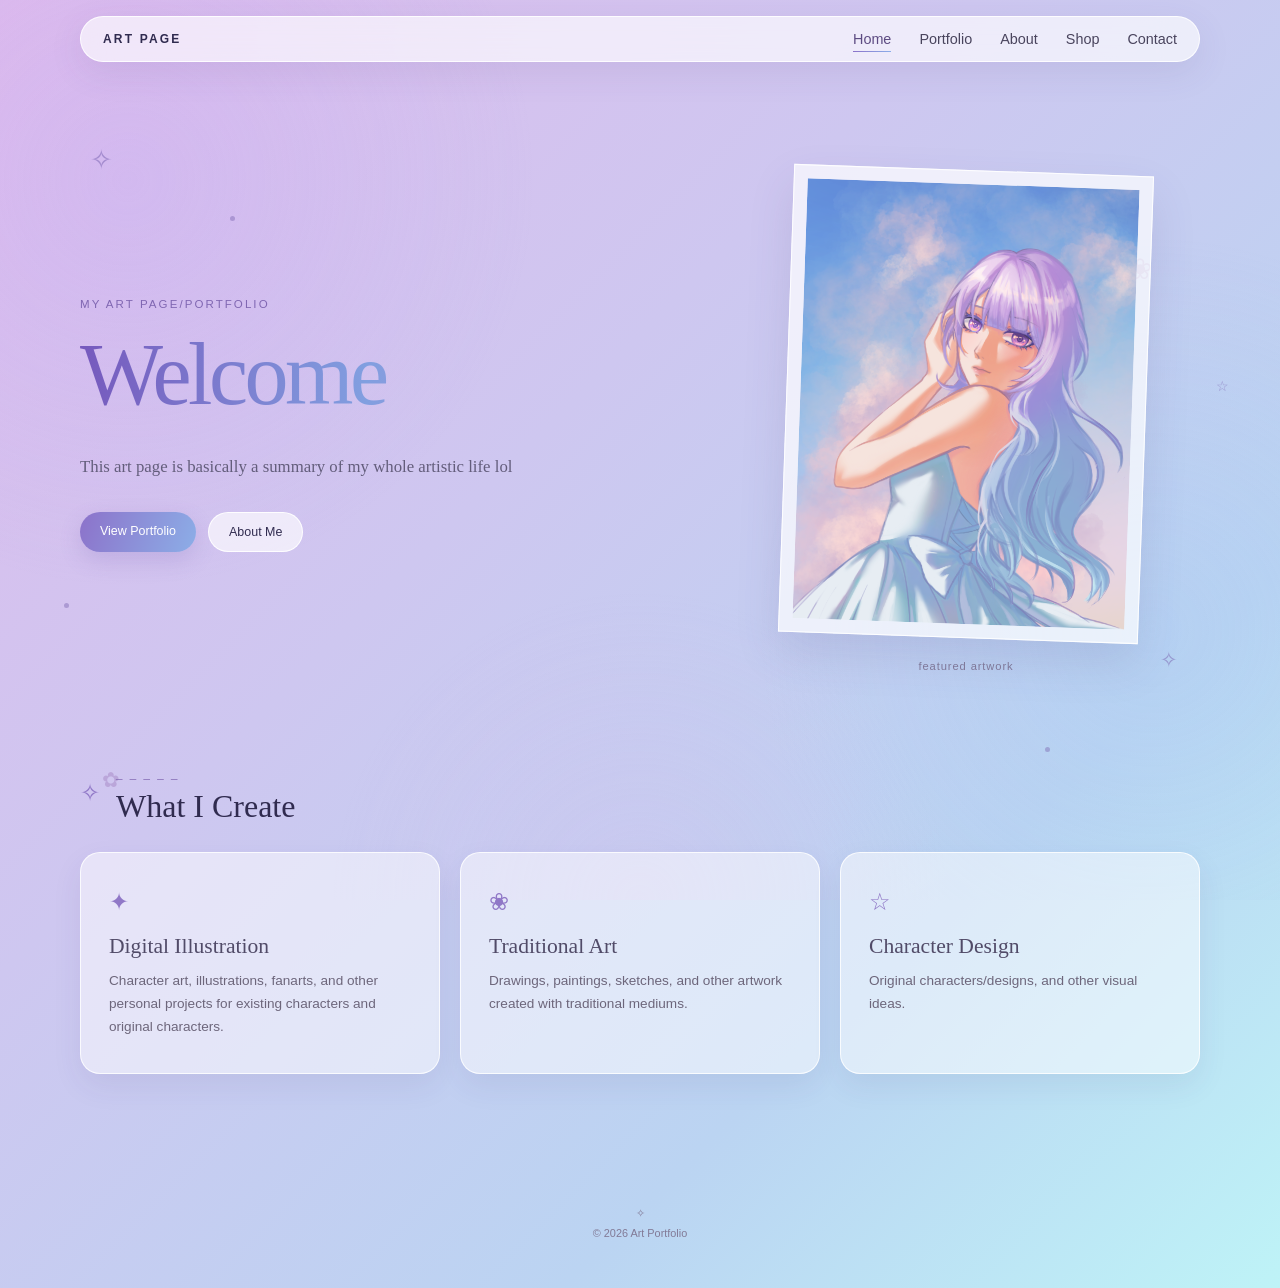
<file: index.html>
<!DOCTYPE html>
<html lang="en">

<head>
    <meta charset="UTF-8">
    <meta name="viewport" content="width=device-width, initial-scale=1.0">

    <meta name="description" content="Art Portfolio">

    <title>Art Page</title>

    <link rel="stylesheet" href="style.css">
</head>

<body>

    <!-- Decorative background -->
    <div class="background-decoration" aria-hidden="true">
        <span class="decor-star star-1">✧</span>
        <span class="decor-star star-2">✧</span>
        <span class="decor-star star-3">☆</span>

        <span class="decor-flower flower-1">❀</span>
        <span class="decor-flower flower-2">✿</span>

        <span class="decor-dot dot-1"></span>
        <span class="decor-dot dot-2"></span>
        <span class="decor-dot dot-3"></span>
    </div>


    <!-- =========================
         NAVIGATION
         ========================= -->

    <header class="navbar">

        <a href="index.html" class="logo">
            ART PAGE
        </a>

        <button
            class="menu-toggle"
            aria-label="Open navigation menu"
            aria-expanded="false"
        >
            ☰
        </button>

        <nav class="nav-links">

            <a href="index.html" class="active">
                Home
            </a>

            <a href="portfolio.html">
                Portfolio
            </a>

            <a href="about.html">
                About
            </a>

            <a href="shop.html">
                Shop
            </a>

            <a href="contact.html">
                Contact
            </a>

        </nav>

    </header>


    <!-- =========================
         HOME
         ========================= -->

    <main>

        <section class="home">

            <div class="home-text">

                <p class="eyebrow">
                    MY ART PAGE/PORTFOLIO
                </p>

                <h1>
                  
                    <span>Welcome</span>
                </h1>

                <p class="home-description">
                    This art page is basically a summary of my whole artistic life lol
                </p>

                <div class="home-buttons">

                    <a href="portfolio.html" class="button primary-button">
                        View Portfolio
                    </a>

                    <a href="about.html" class="button secondary-button">
                        About Me
                    </a>

                </div>

            </div>


            <!-- Decorative artwork frame -->

            <div class="home-art">

                <div class="art-frame">

                    <div class="art-placeholder">
                         <img
            src="images/purple blue hair girl.PNG">
                    </div>

                </div>

                <p class="art-caption">
                    featured artwork
                </p>

            </div>

        </section>


        <!-- =========================
             ========================= -->
<section class="what-i-create">

    <div class="small-heading">

        <span>✧</span>

        <div>
            <p class="eyebrow">
                _ _ _ _ _
            </p>

            <h2>
                What I Create
            </h2>
        </div>

    </div>


    <div class="create-grid">

        <div class="create-card">
            <span class="create-symbol">✦</span>

            <h3>
                Digital Illustration
            </h3>

            <p>
                Character art, illustrations, fanarts, and other personal projects for existing characters and original characters.
            </p>
        </div>


        <div class="create-card">
            <span class="create-symbol">❀</span>

            <h3>
                Traditional Art
            </h3>

            <p>
                Drawings, paintings, sketches, and other artwork created with traditional mediums.
            </p>
        </div>


        <div class="create-card">
            <span class="create-symbol">☆</span>

            <h3>
                Character Design
            </h3>

            <p>
                Original characters/designs, and other visual ideas. 
            </p>
        </div>

    </div>

</section>

    </main>


    <!-- =========================
         FOOTER
         ========================= -->

    <footer>

        <p>
          ✧
        </p>

        <p>
            © 2026 Art Portfolio
        </p>

    </footer>


    <script src="script.js"></script>

</body>

</html>
</file>
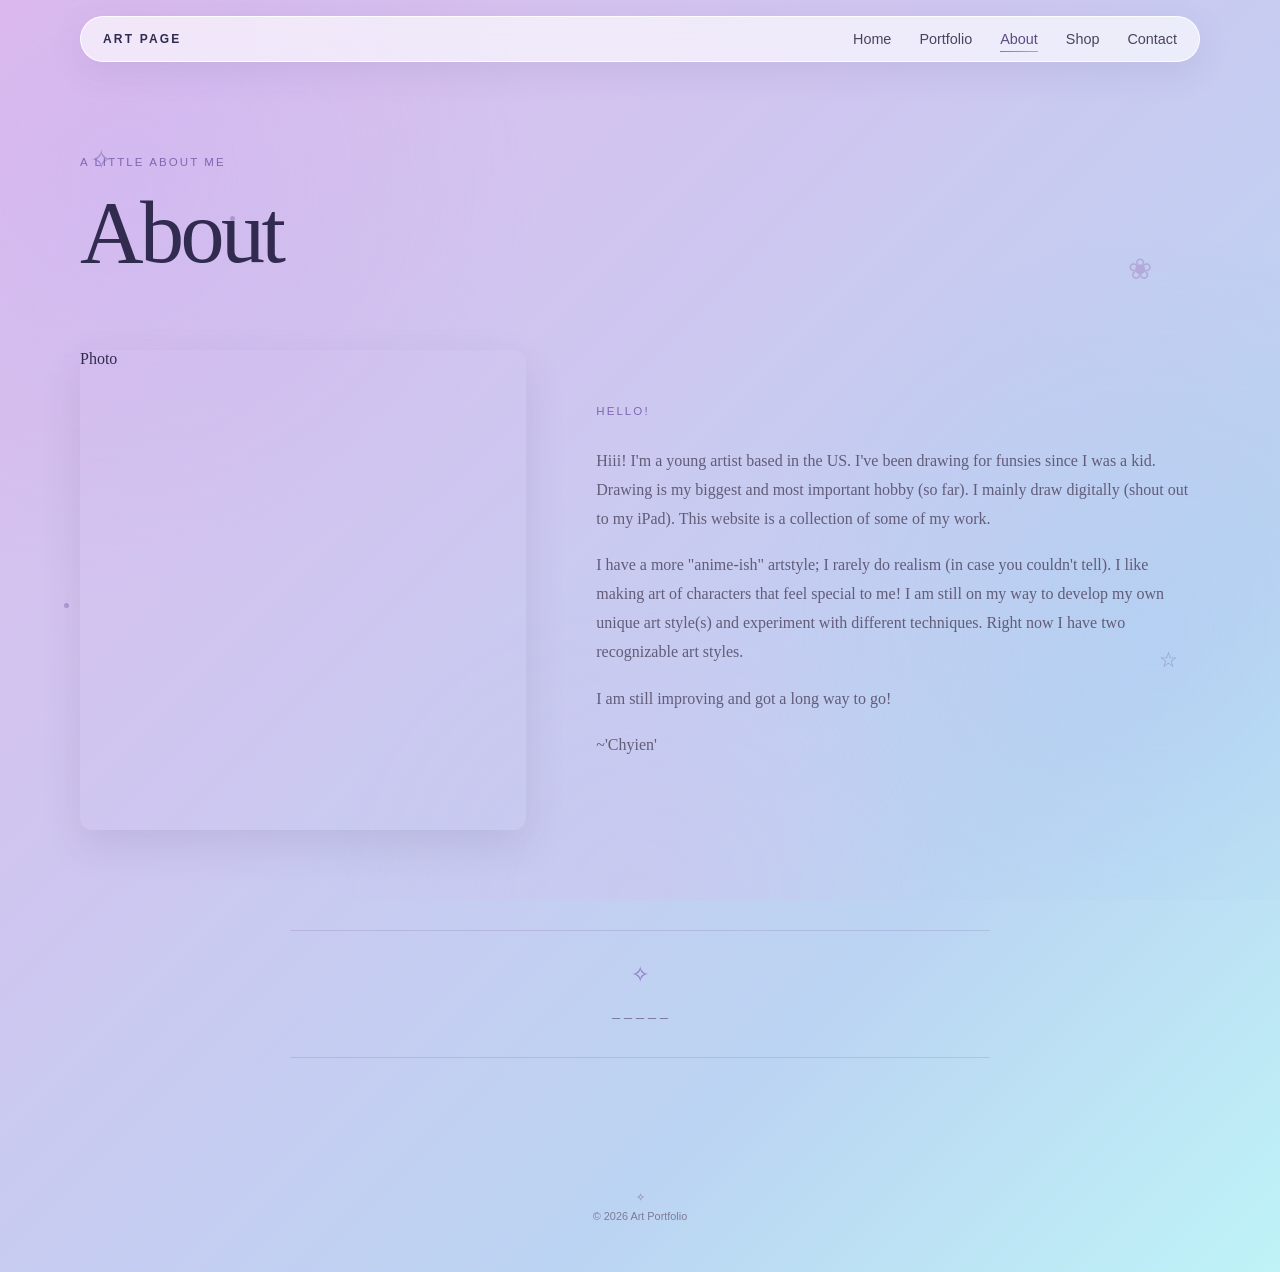
<file: about.html>
<!DOCTYPE html>
<html lang="en">

<head>

    <meta charset="UTF-8">
    <meta name="viewport" content="width=device-width, initial-scale=1.0">

    <meta name="description" content="About the artist">

    <title>About | Art Portfolio</title>

    <link rel="stylesheet" href="style.css">

</head>


<body>

    <div class="background-decoration" aria-hidden="true">

        <span class="decor-star star-1">✧</span>
        <span class="decor-star star-2">☆</span>

        <span class="decor-flower flower-1">❀</span>

        <span class="decor-dot dot-1"></span>
        <span class="decor-dot dot-2"></span>

    </div>


    <!-- NAVIGATION -->

    <header class="navbar">

        <a href="index.html" class="logo">
            ART PAGE
        </a>

        <button
            class="menu-toggle"
            aria-label="Open navigation menu"
            aria-expanded="false"
        >
            ☰
        </button>

        <nav class="nav-links">

            <a href="index.html">Home</a>

            <a href="portfolio.html">Portfolio</a>

            <a href="about.html" class="active">
                About
            </a>

            <a href="shop.html">Shop</a>

            <a href="contact.html">Contact</a>

        </nav>

    </header>


    <!-- ABOUT -->

    <main class="inner-page">

        <header class="page-heading">

            <p class="eyebrow">
                A LITTLE ABOUT ME
            </p>

            <h1>
                About
            </h1>

        </header>


        <section class="about-content">

            <div class="about-image">

                <div class="placeholder-art">
                    <span>Photo</span>
                </div>

            </div>


            <div class="about-text">

                <p class="eyebrow">
                    HELLO!
                </p>

                <h2>
                   
                </h2>

                <p>
                    Hiii! I'm a young artist based in the US. I've been drawing for funsies since I was a kid. 
                    Drawing is my biggest and most important hobby (so far). I mainly draw digitally (shout out to my iPad). 
                    This website is a collection of some of my work. 
                </p>

                <p>
                    I have a more "anime-ish" artstyle; I rarely do realism (in case you couldn't tell). I like making art of characters that feel special to me! 
                    I am still on my way to develop my own unique art style(s) and experiment with different techniques. Right now I have two recognizable art styles.
                </p>

                <p>
                    I am still improving and got a long way to go!
                </p>

                <p>
                    ~'Chyien'
                </p>

            </div>

        </section>


        <section class="about-note">

            <span>✧</span>

            <p>
                _ _ _ _ _ 
            </p>

        </section>

    </main>


    <footer>

        <p>✧</p>

        <p>© 2026 Art Portfolio</p>

    </footer>


    <script src="script.js"></script>

</body>

</html>
</file>
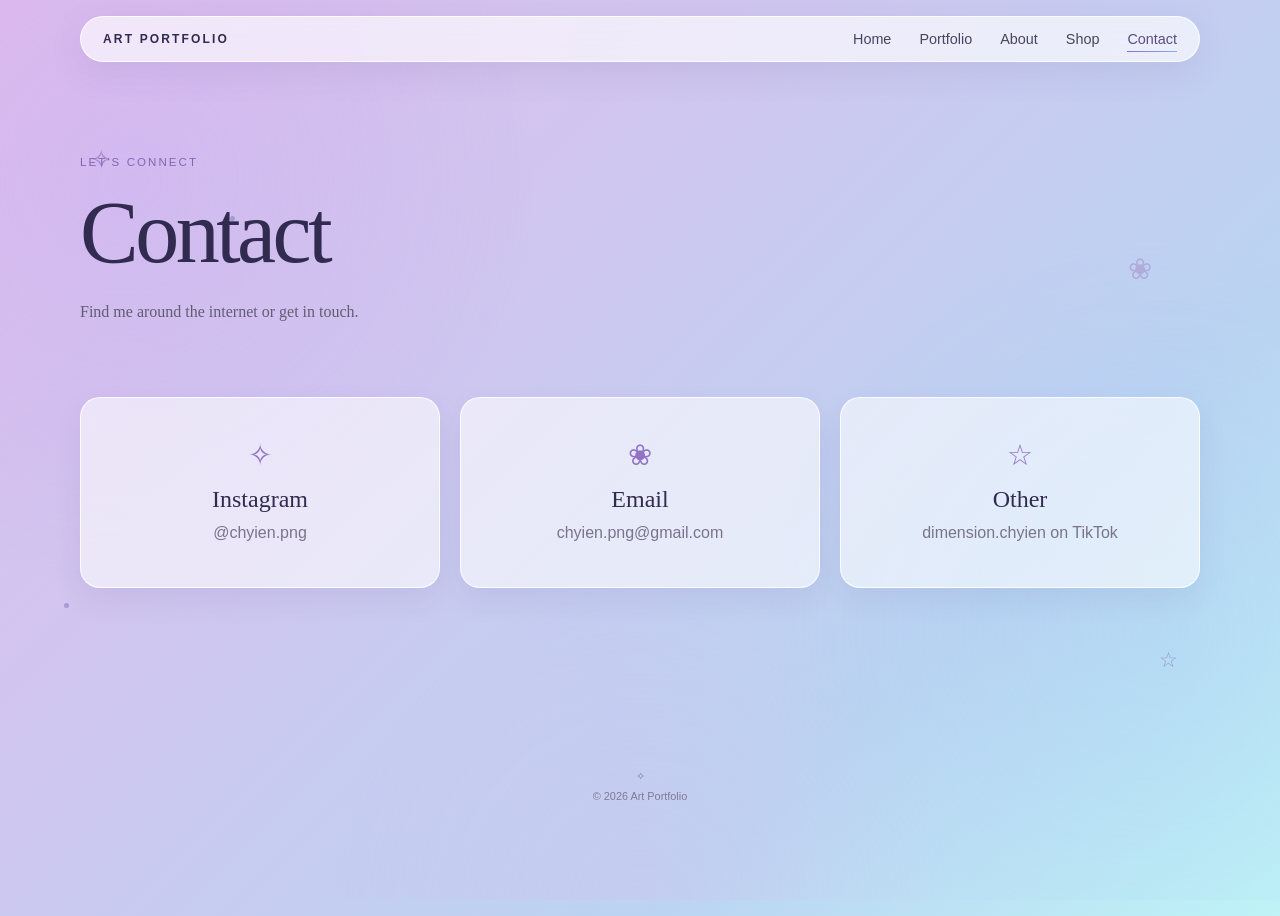
<file: contact.html>
<!DOCTYPE html>
<html lang="en">

<head>

    <meta charset="UTF-8">
    <meta name="viewport" content="width=device-width, initial-scale=1.0">

    <meta name="description" content="Contact the artist">

    <title>Contact | Art Portfolio</title>

    <link rel="stylesheet" href="style.css">

</head>


<body>

    <div class="background-decoration" aria-hidden="true">

        <span class="decor-star star-1">✧</span>
        <span class="decor-star star-2">☆</span>

        <span class="decor-flower flower-1">❀</span>

        <span class="decor-dot dot-1"></span>
        <span class="decor-dot dot-2"></span>

    </div>


    <!-- NAVIGATION -->

    <header class="navbar">

        <a href="index.html" class="logo">
            ART PORTFOLIO
        </a>

        <button
            class="menu-toggle"
            aria-label="Open navigation menu"
            aria-expanded="false"
        >
            ☰
        </button>

        <nav class="nav-links">

            <a href="index.html">Home</a>

            <a href="portfolio.html">Portfolio</a>

            <a href="about.html">About</a>

            <a href="shop.html">Shop</a>

            <a href="contact.html" class="active">
                Contact
            </a>

        </nav>

    </header>


    <!-- CONTACT -->

    <main class="inner-page contact-page">

        <header class="page-heading">

            <p class="eyebrow">
                LET'S CONNECT
            </p>

            <h1>
                Contact
            </h1>

            <p>
                Find me around the internet or get in touch.
            </p>

        </header>


        <section class="contact-grid">


            <a href="#" class="contact-card">

                <span class="contact-symbol">
                    ✧
                </span>

                <h2>
                    Instagram
                </h2>

                <p>
                    @chyien.png
                </p>

            </a>


            <a href="#" class="contact-card">

                <span class="contact-symbol">
                    ❀
                </span>

                <h2>
                    Email
                </h2>

                <p>
                    chyien.png@gmail.com
                </p>

            </a>


            <a href="#" class="contact-card">

                <span class="contact-symbol">
                    ☆
                </span>

                <h2>
                    Other
                </h2>

                <p>
                    dimension.chyien on TikTok
                </p>

            </a>

        </section>

    </main>


    <footer>

        <p>✧</p>

        <p>© 2026 Art Portfolio</p>

    </footer>


    <script src="script.js"></script>

</body>

</html>
</file>
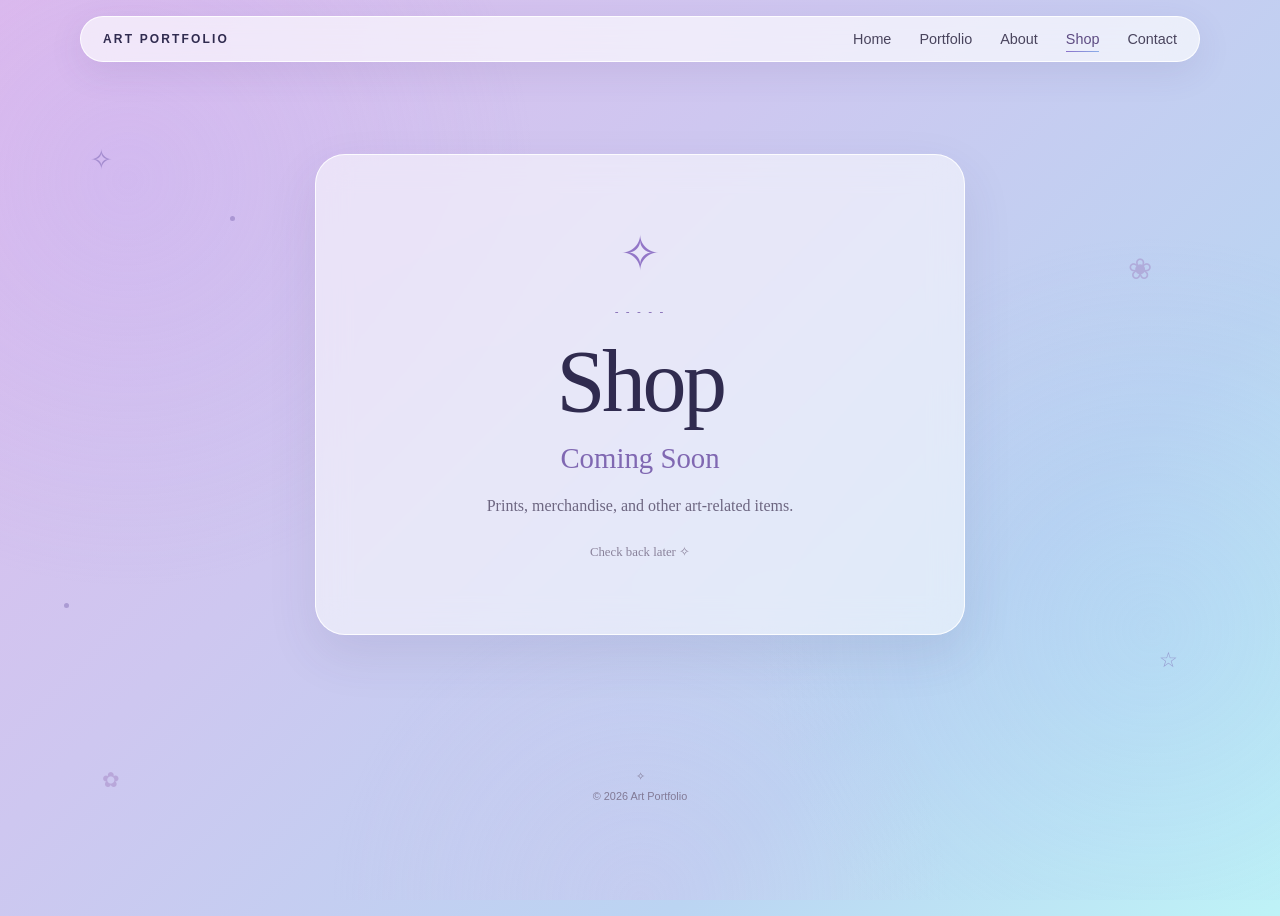
<file: shop.html>
<!DOCTYPE html>
<html lang="en">

<head>

    <meta charset="UTF-8">
    <meta name="viewport" content="width=device-width, initial-scale=1.0">

    <meta name="description" content="Art shop">

    <title>Shop | Art Portfolio</title>

    <link rel="stylesheet" href="style.css">

</head>


<body>

    <div class="background-decoration" aria-hidden="true">

        <span class="decor-star star-1">✧</span>
        <span class="decor-star star-2">☆</span>

        <span class="decor-flower flower-1">❀</span>
        <span class="decor-flower flower-2">✿</span>

        <span class="decor-dot dot-1"></span>
        <span class="decor-dot dot-2"></span>

    </div>


    <!-- NAVIGATION -->

    <header class="navbar">

        <a href="index.html" class="logo">
            ART PORTFOLIO
        </a>

        <button
            class="menu-toggle"
            aria-label="Open navigation menu"
            aria-expanded="false"
        >
            ☰
        </button>

        <nav class="nav-links">

            <a href="index.html">Home</a>

            <a href="portfolio.html">Portfolio</a>

            <a href="about.html">About</a>

            <a href="shop.html" class="active">
                Shop
            </a>

            <a href="contact.html">Contact</a>

        </nav>

    </header>


    <!-- SHOP -->

    <main class="inner-page shop-page">

        <section class="coming-soon-card">

            <span class="large-symbol">
                ✧
            </span>

            <p class="eyebrow">
                - - - - -
            </p>

            <h1>
                Shop
            </h1>

            <h2>
                Coming Soon
            </h2>

            <p>
                Prints, merchandise, and other art-related items.
            </p>

            <p class="small-note">
                Check back later ✧
            </p>

        </section>

    </main>


    <footer>

        <p>✧</p>

        <p>© 2026 Art Portfolio</p>

    </footer>


    <script src="script.js"></script>

</body>

</html>
</file>
<file: style.css>
/* =========================================================
   ART PORTFOLIO
   ========================================================= */

* {
    box-sizing: border-box;
    margin: 0;
    padding: 0;
}

html {
    scroll-behavior: smooth;
}

body {
    min-height: 100vh;

    font-family:
        Georgia,
        "Times New Roman",
        serif;

    color: #302b4f;

    background:
        linear-gradient(
            135deg,
            #dfbbed 0%,
            #cec7f0 38%,
            #bbd4f2 72%,
            #bef3f7 100%
        );

    overflow-x: hidden;
}

button,
a {
    font: inherit;
}

a {
    color: inherit;
    text-decoration: none;
}


/* =========================
   BACKGROUND
   ========================= */

body::before {
    content: "";

    position: fixed;
    inset: 0;

    pointer-events: none;
    z-index: -3;

    background:
        radial-gradient(
            circle at 10% 20%,
            rgba(190, 170, 245, 0.25),
            transparent 30%
        ),

        radial-gradient(
            circle at 90% 70%,
            rgba(160, 200, 245, 0.23),
            transparent 30%
        ),

        radial-gradient(
            circle at 50% 100%,
            rgba(230, 180, 235, 0.2),
            transparent 28%
        );
}


/* =========================
   DECORATIVE STARS / FLOWERS
   ========================= */

.background-decoration {
    position: fixed;
    inset: 0;

    pointer-events: none;
    overflow: hidden;

    z-index: -1;
}

.decor-star,
.decor-flower {
    position: absolute;

    color: rgba(126, 104, 180, 0.55);

    user-select: none;

    animation:
        gentleFloat 7s ease-in-out infinite alternate;
}

.decor-star {
    font-family: Georgia, serif;
}

.decor-flower {
    color: rgba(154, 117, 185, 0.4);
}


/* Individual decorations */

.star-1 {
    top: 16%;
    left: 7%;

    font-size: 1.7rem;
}

.star-2 {
    top: 72%;
    right: 8%;

    font-size: 1.3rem;

    animation-delay: -2s;
}

.star-3 {
    top: 42%;
    right: 4%;

    font-size: 0.9rem;

    animation-delay: -4s;
}

.flower-1 {
    top: 28%;
    right: 10%;

    font-size: 1.8rem;

    animation-delay: -3s;
}

.flower-2 {
    bottom: 12%;
    left: 8%;

    font-size: 1.3rem;

    animation-delay: -5s;
}


/* Tiny decorative dots */

.decor-dot {
    position: absolute;

    width: 5px;
    height: 5px;

    border-radius: 50%;

    background: rgba(124, 105, 177, 0.45);
}

.dot-1 {
    top: 24%;
    left: 18%;
}

.dot-2 {
    top: 67%;
    left: 5%;
}

.dot-3 {
    top: 83%;
    right: 18%;
}


@keyframes gentleFloat {
    from {
        transform:
            translateY(0)
            rotate(-4deg);
    }

    to {
        transform:
            translateY(-10px)
            rotate(4deg);
    }
}


/* =========================
   NAVIGATION
   ========================= */

.navbar {
    position: sticky;

    top: 16px;

    width: min(1120px, 92%);

    margin: 16px auto 0;

    padding: 14px 22px;

    display: flex;
    align-items: center;
    justify-content: space-between;

    background:
        rgba(255, 255, 255, 0.65);

    backdrop-filter: blur(18px);
    -webkit-backdrop-filter: blur(18px);

    border:
        1px solid
        rgba(255, 255, 255, 0.85);

    border-radius: 28px;

    box-shadow:
        0 10px 35px
        rgba(78, 64, 125, 0.1);

    z-index: 100;
}


.logo {
    font-family:
        Arial,
        Helvetica,
        sans-serif;

    font-size: 0.75rem;

    font-weight: 600;

    letter-spacing: 0.18em;

    white-space: nowrap;
}


.nav-links {
    display: flex;

    align-items: center;

    gap: 28px;
}


.nav-links a {
    position: relative;

    font-family:
        Arial,
        Helvetica,
        sans-serif;

    font-size: 0.9rem;

    color: #49445d;

    transition:
        color 0.25s ease;
}


.nav-links a::after {
    content: "";

    position: absolute;

    left: 0;
    bottom: -5px;

    width: 0;
    height: 1px;

    background:
        linear-gradient(
            90deg,
            #8a72c9,
            #8baeea
        );

    transition:
        width 0.25s ease;
}


.nav-links a:hover,
.nav-links a.active {
    color: #5d4b82;
}


.nav-links a:hover::after,
.nav-links a.active::after {
    width: 100%;
}


.menu-toggle {
    display: none;

    border: none;

    background: transparent;

    color: #554b72;

    cursor: pointer;

    font-size: 1.3rem;
}


/* =========================
   GENERAL TYPOGRAPHY
   ========================= */

.eyebrow {
    margin-bottom: 12px;

    font-family:
        Arial,
        Helvetica,
        sans-serif;

    font-size: 0.72rem;

    font-weight: 500;

    letter-spacing: 0.18em;

    color: #8067b2;
}


h1,
h2 {
    font-weight: normal;
}


h1 {
    font-size:
        clamp(
            3rem,
            7vw,
            5.5rem
        );

    line-height: 1.08;

    letter-spacing: -0.04em;
}


h2 {
    font-size:
        clamp(
            2rem,
            4vw,
            3.3rem
        );

    line-height: 1;
}


p {
    line-height: 1.8;
}


/* =========================
   HOME
   ========================= */

.home {
    width: min(1120px, 88%);

    min-height: 78vh;

    margin: 0 auto;

    padding:
        100px
        0
        80px;

    display: grid;

    grid-template-columns:
        1.1fr
        0.9fr;

    align-items: center;

    gap: 80px;
}


.home-text {
    max-width: 650px;
}


.home h1 {
    max-width: 700px;

    margin-bottom: 30px;
}


.home h1 span {
    display: block;

    background:
        linear-gradient(
            90deg,
            #7659bd,
            #819fe0,
            #bd82c9
        );

    -webkit-background-clip: text;
    background-clip: text;

    color: transparent;
}


.home-description {
    max-width: 530px;

    margin-bottom: 30px;

    color: #635d7b;

    font-size: 1.05rem;

    line-height: 1.8;
}


.home-buttons {
    display: flex;

    gap: 12px;

    flex-wrap: wrap;
}


.button {
    display: inline-block;

    padding:
        12px
        20px;

    border-radius: 24px;

    font-family:
        Arial,
        Helvetica,
        sans-serif;

    font-size: 0.78rem;

    transition:
        transform 0.25s ease,
        box-shadow 0.25s ease;
}


.primary-button {
    color: white;

    background:
        linear-gradient(
            110deg,
            #8c72ca,
            #8caee7
        );

    box-shadow:
        0 8px 22px
        rgba(117, 91, 177, 0.2);
}


.secondary-button {
    background:
        rgba(255, 255, 255, 0.65);

    border:
        1px solid
        rgba(255, 255, 255, 0.9);
}


.button:hover {
    transform: translateY(-3px);
}


/* =========================
   HOME ART FRAME
   ========================= */

.home-art {
    display: flex;

    flex-direction: column;

    align-items: center;
}


.art-frame {
    width: min(360px, 100%);

    padding: 13px;

    background:
        rgba(255, 255, 255, 0.7);

    border:
        1px solid
        rgba(255, 255, 255, 0.9);

    box-shadow:
        0 20px 45px
        rgba(76, 62, 120, 0.13);

    transform:
        rotate(2deg);
}


.art-placeholder {
    min-height: 440px;

    display: flex;

    align-items: center;
    justify-content: center;

    background:
        linear-gradient(
            145deg,
            #dcd4ff,
            #cbdcff,
            #ecd5ef
        );

    color:
        rgba(75, 64, 110, 0.55);

    font-family:
        Arial,
        Helvetica,
        sans-serif;

    font-size: 0.7rem;

    letter-spacing: 0.15em;

    text-transform: uppercase;
}

.art-caption {
    margin-top: 18px;

    font-family:
        Arial,
        Helvetica,
        sans-serif;

    font-size: 0.7rem;

    color: #817a99;

    letter-spacing: 0.08em;
}


/* =========================
   WHAT I CREATE
   ========================= */

.what-i-create {
    width: min(1120px, 88%);

    margin:
        0 auto
        100px;
}


.small-heading {
    display: flex;

    align-items: center;

    gap: 16px;

    margin-bottom: 30px;
}


.small-heading > span {
    color: #9078c7;

    font-size: 1.5rem;
}


.small-heading .eyebrow {
    margin-bottom: 5px;
}


.small-heading h2 {
    font-size: 2rem;
}


.create-grid {
    display: grid;

    grid-template-columns:
        repeat(3, 1fr);

    gap: 20px;
}


.create-card {
    padding: 35px 28px;

    background:
        rgba(255, 255, 255, 0.5);

    border:
        1px solid
        rgba(255, 255, 255, 0.8);

    border-radius: 20px;

    box-shadow:
        0 12px 30px
        rgba(70, 57, 112, 0.08);

    transition:
        transform 0.3s ease,
        box-shadow 0.3s ease;
}


.create-card:hover {
    transform:
        translateY(-6px);

    box-shadow:
        0 18px 38px
        rgba(70, 57, 112, 0.13);
}


.create-symbol {
    display: block;

    margin-bottom: 18px;

    color: #9078c7;

    font-size: 1.5rem;
}


.create-card h3 {
    margin-bottom: 10px;

    font-family:
        Georgia,
        "Times New Roman",
        serif;

    font-size: 1.35rem;

    font-weight: normal;

    color: #514b68;
}


.create-card p {
    color: #6d667b;

    font-family:
        Arial,
        Helvetica,
        sans-serif;

    font-size: 0.85rem;

    line-height: 1.7;
}


/* =========================
   INNER PAGES
   ========================= */

.inner-page {
    width: min(1120px, 88%);

    margin: 0 auto;

    padding:
        90px
        0
        100px;
}


.page-heading {
    margin-bottom: 70px;
}


.page-heading h1 {
    margin-bottom: 18px;
}


.page-heading > p:last-child {
    max-width: 580px;

    color: #625c73;

    font-size: 1rem;

    line-height: 1.8;
}


/* =========================
   PORTFOLIO
   ========================= */

.art-section {
    margin-bottom: 100px;
}


.art-section-heading {
    display: flex;

    align-items: flex-start;

    gap: 15px;

    margin-bottom: 25px;
}


.section-symbol {
    margin-top: 5px;

    color: #9176c8;

    font-size: 1.4rem;
}


.art-section-heading h2 {
    font-size: 2rem;

    margin-bottom: 7px;
}


.art-section-heading p {
    color: #746d88;

    font-size: 0.95rem;

    line-height: 1.7;
}


.portfolio-grid {
    display: grid;

    grid-template-columns:
        repeat(3, 1fr);

    gap: 20px;
}


.art-card {
    height: auto;

    border: none;

    padding: 0;

    overflow: hidden;

    border-radius: 15px;

    background: transparent;

    cursor: pointer;

    text-align: left;

    box-shadow:
        0 12px 30px
        rgba(67, 54, 108, 0.1);

    transition:
        transform 0.3s ease,
        box-shadow 0.3s ease;
}


.art-card:hover {
    transform:
        translateY(-6px);

    box-shadow:
        0 18px 38px
        rgba(67, 54, 108, 0.16);
}


.art-card .placeholder-art {
    min-height: 0;

    height: auto;

    margin-bottom: 0;
}


.art-card img {
    display: block;

    width: 100%;
    height: auto;

    object-fit: contain;
}


/* Artwork descriptions */

.art-card::after {
    content: attr(data-description);

    display: block;

    padding:
        12px
        4px
        4px;

    color: #686177;

    font-family:
        Arial,
        Helvetica,
        sans-serif;

    font-size: 0.75rem;

    line-height: 1.5;
}


.art-info {
    padding:
        16px
        14px
        8px;
}


.art-info h3 {
    margin-bottom: 5px;

    font-family:
        Georgia,
        "Times New Roman",
        serif;

    font-size: 1rem;

    font-weight: normal;

    color: #514b68;
}


.art-info p {
    font-family:
        Arial,
        Helvetica,
        sans-serif;

    font-size: 0.82rem;

    line-height: 1.6;

    color: #6d667b;
}


/* =========================
   ABOUT
   ========================= */

.about-content {
    display: grid;

    grid-template-columns:
        0.85fr
        1.15fr;

    gap: 70px;

    align-items: center;
}


.about-image .placeholder-art {
    min-height: 480px;

    border-radius: 12px;

    box-shadow:
        0 15px 40px
        rgba(70, 55, 110, 0.12);
}


.about-text h2 {
    margin-bottom: 25px;
}


.about-text p:not(.eyebrow) {
    margin-bottom: 18px;

    color: #625c78;
}


.about-note {
    max-width: 700px;

    margin:
        100px auto
        0;

    padding: 30px;

    text-align: center;

    border-top:
        1px solid
        rgba(115, 94, 160, 0.2);

    border-bottom:
        1px solid
        rgba(115, 94, 160, 0.2);

    color: #756d8d;
}


.about-note span {
    display: block;

    margin-bottom: 10px;

    color: #9277c9;

    font-size: 1.4rem;
}


/* =========================
   SHOP
   ========================= */

.shop-page {
    min-height: 75vh;

    display: flex;

    align-items: center;
    justify-content: center;
}


.coming-soon-card {
    width: min(650px, 100%);

    padding: 70px 40px;

    text-align: center;

    background:
        rgba(255, 255, 255, 0.55);

    backdrop-filter:
        blur(16px);

    border:
        1px solid
        rgba(255, 255, 255, 0.85);

    border-radius: 30px;

    box-shadow:
        0 20px 50px
        rgba(70, 55, 110, 0.1);
}


.large-symbol {
    display: block;

    margin-bottom: 20px;

    color: #9276c7;

    font-size: 3rem;
}


.coming-soon-card h1 {
    margin-bottom: 15px;
}


.coming-soon-card h2 {
    margin-bottom: 20px;

    font-size: 1.8rem;

    color: #8068b2;
}


.coming-soon-card p:not(.eyebrow):not(.small-note) {
    max-width: 470px;

    margin:
        0 auto
        20px;

    color: #6d6681;
}


.small-note {
    color: #8a829b;

    font-size: 0.8rem;
}


/* =========================
   CONTACT
   ========================= */

.contact-page {
    min-height: 75vh;
}


.contact-grid {
    display: grid;

    grid-template-columns:
        repeat(3, 1fr);

    gap: 20px;
}


.contact-card {
    padding: 40px 25px;

    text-align: center;

    background:
        rgba(255, 255, 255, 0.58);

    border:
        1px solid
        rgba(255, 255, 255, 0.85);

    border-radius: 20px;

    box-shadow:
        0 12px 30px
        rgba(70, 55, 110, 0.08);

    transition:
        transform 0.3s ease,
        box-shadow 0.3s ease;
}


.contact-card:hover {
    transform:
        translateY(-6px);

    box-shadow:
        0 18px 35px
        rgba(70, 55, 110, 0.14);
}


.contact-symbol {
    display: block;

    margin-bottom: 15px;

    color: #9073c4;

    font-size: 1.8rem;
}


.contact-card h2 {
    margin-bottom: 8px;

    font-size: 1.5rem;
}


.contact-card p {
    color: #7a738b;

    font-family:
        Arial,
        Helvetica,
        sans-serif;

    font-size: 1rem;
}


/* =========================
   LIGHTBOX
   ========================= */

.lightbox {
    position: fixed;

    inset: 0;

    display: none;

    align-items: center;
    justify-content: center;

    padding: 30px;

    background:
        rgba(30, 24, 53, 0.86);

    backdrop-filter:
        blur(14px);

    z-index: 1000;
}


.lightbox.active {
    display: flex;
}


.lightbox-content {
    max-width: 90vw;
    max-height: 90vh;

    text-align: center;
}


.lightbox-content img {
    max-width: 90vw;
    max-height: 80vh;

    object-fit: contain;

    border-radius: 10px;

    box-shadow:
        0 20px 60px
        rgba(0, 0, 0, 0.35);
}


#lightbox-title {
    margin-top: 14px;

    color: white;

    font-family:
        Arial,
        Helvetica,
        sans-serif;

    font-size: 0.8rem;
}


.lightbox-close {
    position: absolute;

    top: 18px;
    right: 25px;

    border: none;

    background: transparent;

    color: white;

    font-size: 2.7rem;

    cursor: pointer;
}


/* =========================
   FOOTER
   ========================= */

footer {
    padding:
        30px
        20px
        45px;

    text-align: center;

    color: #827a96;

    font-family:
        Arial,
        Helvetica,
        sans-serif;

    font-size: 0.68rem;

    line-height: 2;
}


/* =========================
   TABLETS
   ========================= */

@media (max-width: 850px) {

    .home {
        grid-template-columns: 1fr;

        text-align: center;

        gap: 50px;

        padding-top: 90px;
    }


    .home-description {
        margin-left: auto;
        margin-right: auto;
    }


    .home-buttons {
        justify-content: center;
    }


    .home-art {
        max-width: 400px;

        margin: 0 auto;
    }


    .create-grid,
    .portfolio-grid {
        grid-template-columns:
            repeat(2, 1fr);
    }


    .about-content {
        grid-template-columns: 1fr;

        gap: 40px;
    }


    .about-image {
        max-width: 500px;

        margin: 0 auto;

        width: 100%;
    }


    .contact-grid {
        grid-template-columns: 1fr;
    }
}


/* =========================
   PHONES
   ========================= */

@media (max-width: 650px) {

    .navbar {
        top: 10px;

        margin-top: 10px;

        width: 94%;

        padding:
            13px
            18px;
    }


    .menu-toggle {
        display: block;
    }


    .nav-links {
        position: absolute;

        top:
            calc(100% + 10px);

        left: 0;

        width: 100%;

        display: none;

        flex-direction: column;

        gap: 18px;

        padding: 25px;

        background:
            rgba(255, 255, 255, 0.92);

        backdrop-filter:
            blur(20px);

        border-radius: 22px;

        box-shadow:
            0 15px 40px
            rgba(70, 55, 110, 0.15);
    }


    .nav-links.active {
        display: flex;
    }


    .inner-page,
    .home,
    .what-i-create {
        width: 88%;
    }


    .home {
        padding-top: 80px;
    }


    .home h1 {
        font-size:
            clamp(
                3rem,
                15vw,
                5rem
            );
    }


    .home-art {
        width: 90%;
    }


    .art-placeholder {
        min-height: 360px;
    }


    .create-grid,
    .portfolio-grid {
        grid-template-columns: 1fr;
    }


    .what-i-create {
        margin-bottom: 70px;
    }


    .page-heading {
        margin-bottom: 50px;
    }


    .page-heading h1 {
        font-size: 3.5rem;
    }


    .art-section {
        margin-bottom: 70px;
    }


    .art-card .placeholder-art {
        min-height: 450px;
    }


    .about-note {
        margin-top: 70px;
    }


    .coming-soon-card {
        padding:
            55px
            25px;
    }


    .star-1 {
        left: 3%;
    }


    .flower-1 {
        right: 3%;
    }
}


/* =========================
   REDUCED MOTION
   ========================= */

@media (prefers-reduced-motion: reduce) {

    *,
    *::before,
    *::after {
        animation-duration: 0.01ms !important;

        animation-iteration-count: 1 !important;

        scroll-behavior: auto !important;

        transition-duration: 0.01ms !important;
    }
}

/* addtional edits
/* Homepage featured artwork only */
.home-art .art-placeholder {
    width: 100%;
    height: 440px;
    overflow: hidden;
}

.home-art .art-placeholder img {
    display: block;
    width: 100%;
    height: 100%;
    object-fit: cover;
}
@media (max-width: 650px) {
    .home-art .art-placeholder {
        height: 360px;
    }

    .home-art .art-placeholder img {
        width: 100%;
        height: 100%;
        object-fit: cover;
    }
}
/* portfolio art
.art-card img {
    display: block;
    width: 100%;
    height: auto;
}
</file>
